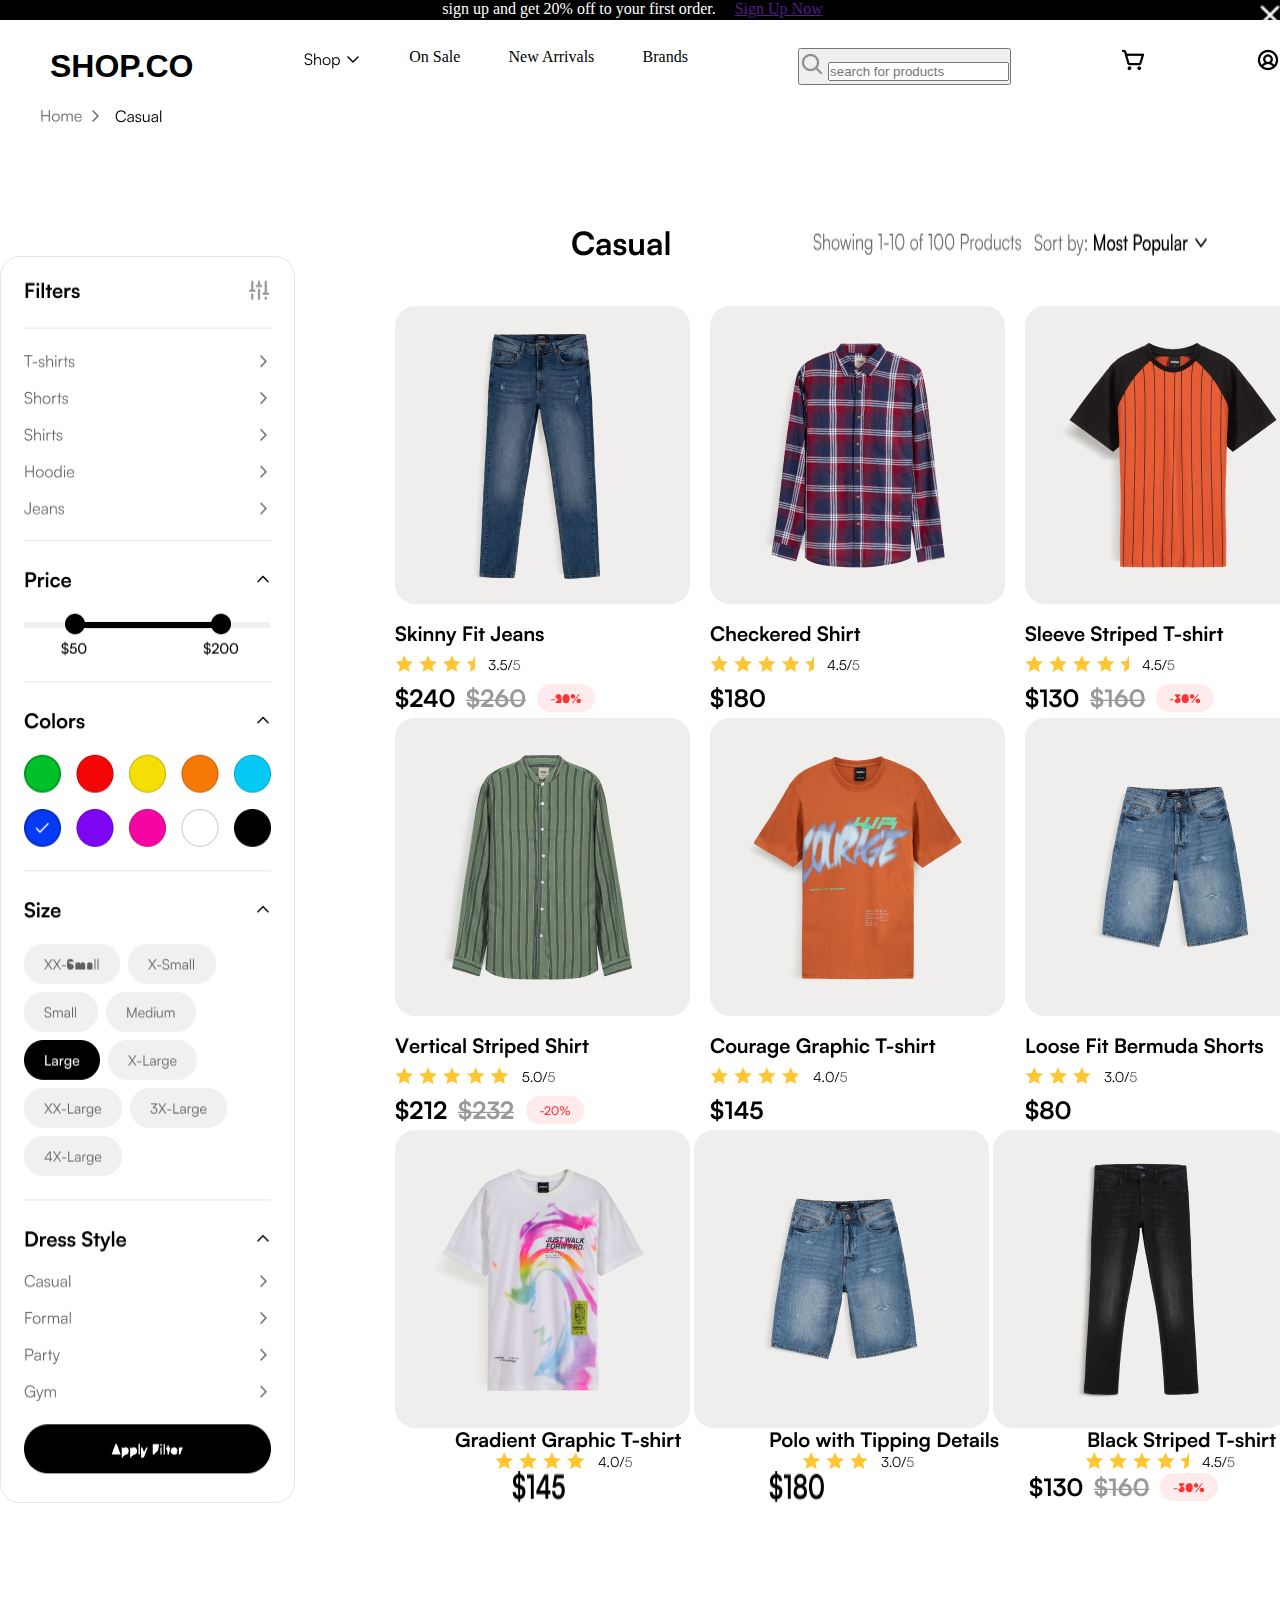
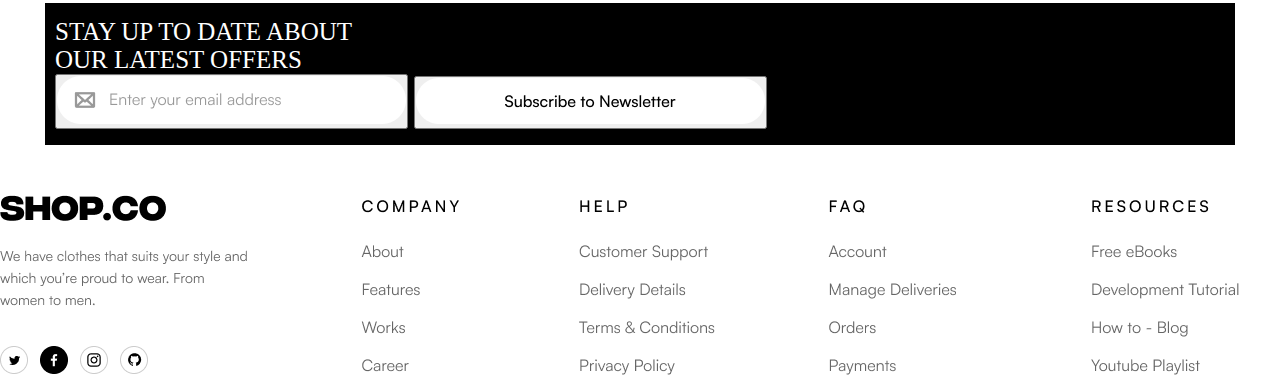
<file: casual.html>
<!DOCTYPE html>
<html lang="en">
<head>
    <meta charset="UTF-8">
    <meta name="viewport" content="width=device-width, initial-scale=1.0">
    <title>Document</title>
    <link rel="stylesheet" href="./styles/casual.css">
</head>
<body>
    <header>
        <div class="top-header">
            <p class="p-1">sign up and get 20% off to your first order. <a href="">Sign Up Now</a></p>
            <div class="close">
             <img src="./images/Vector (3).png" alt="">
            </div>
   
            <nav class="container">
               <div class="d-1">
                <h3 class="h-1">
                 SHOP.CO
                </h3>
                <ul class="ul-1">
               <li class="li-1"><a href=""><img src="./images/Frame 4.png" alt=""></a></li>
                <li>On Sale</li>
                <li>New Arrivals</li>
                <li>Brands</li>        
                </ul>
                <button class="search">
                   <img src="./images/twin search btn.png" alt="">
                   <input type="text" placeholder="search for products">
                </button>
                <div>
                   <img src="./images/Frame (2).png" alt="">
                </div>
                <div>
                   <img src="./images/Frame (3).png" alt="">
                </div>
               </div>
               <div class="frame-9">
                <img src="./images/Frame 9 (1).png" alt="">
               </div>
              <div class="casual-outfitts">
               <img src="./images/Casual (1).png" alt="">
               <img src="./images/Frame 67.png" alt="">
              </div>
            <div>
               <div class="framess">
                  <img src="./images/Frame 27.png" alt="">
                  <div class="fries">
                     <img src="./images/Group 9.png" alt="">
                     <img src="./images/Group 10.png" alt="">
                     <img src="./images/Frame 33.png" alt="">
                     <img src="./images/Frame 34.png" alt="">
                     <img src="./images/Frame 38.png" alt="">
                     <div class="stylzzz">
                        <img src="./images/Gradient Graphic T-shirt.png" alt="">
                        <img src="./images/Polo with Tipping Details.png" alt="">
                        <img src="./images/Black Striped T-shirt.png" alt="">
                     </div>
                     <div class="starxxx">
                        <img src="./images/Frame 39.png" alt="">
                     <img src="./images/Frame 40.png" alt="">
                     <img src="./images/Frame 41.png" alt="">
                     </div>
                     <div class="dollars-signs">
                        <img src="./images/$145 (2).png" alt="">
                        <img src="./images/$180.png" alt="">
                        <img src="./images/Frame 44.png" alt="">
                     </div>
                  </div>
               </div>
            </div>
            <div class="stay">
               <p>STAY UP TO DATE ABOUT <br>
                    OUR LATEST OFFERS</p>
           <div>
            <button class="subscribe"> <img src="./images/Frame 3.png" alt=""></button>
            <button class="enter"> <img src="./images/Frame 4 (1).png" alt=""></button>
           </div>
       </div>
       <div class="frameee">
          <img src="./images/Frame 52.png" alt="">
       </div>
            </nav>
    </header>
</body>
</html>
</file>
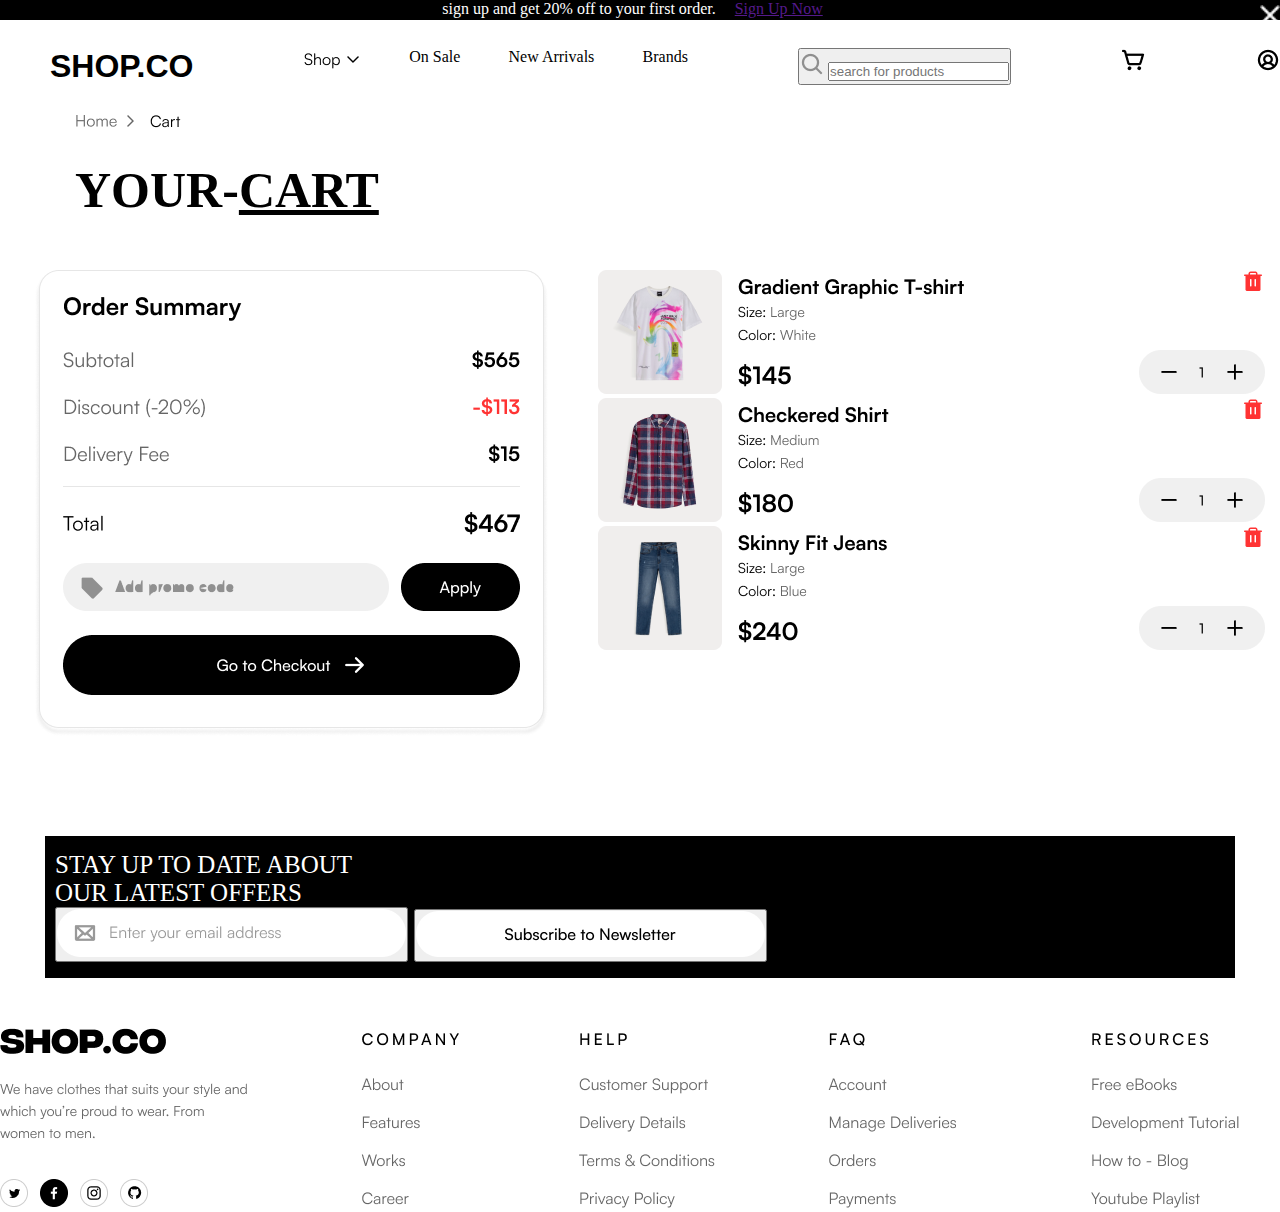
<file: chart.html>
<!DOCTYPE html>
<html lang="en">
<head>
    <meta charset="UTF-8">
    <meta name="viewport" content="width=device-width, initial-scale=1.0">
    <title>Document</title>
    <link rel="stylesheet" href="./styles/chart.css">
</head>
<body>
    <header>
        <div class="top-header">
         <p class="p-1">sign up and get 20% off to your first order. <a href="">Sign Up Now</a></p>
         <div class="close">
          <img src="./images/Vector (3).png" alt="">
         </div>

         <nav class="container">
            <div class="d-1">
             <h3 class="h-1">
              SHOP.CO
             </h3>
             <ul class="ul-1">
            <li class="li-1"><a href=""><img src="./images/Frame 4.png" alt=""></a></li>
             <li>On Sale</li>
             <li>New Arrivals</li>
             <li>Brands</li>        
             </ul>
             <button class="search">
                <img src="./images/twin search btn.png" alt="">
                <input type="text" placeholder="search for products">
             </button>
             <div>
                <img src="./images/Frame (2).png" alt="">
             </div>
             <div>
                <img src="./images/Frame (3).png" alt="">
             </div>
            </div>
            <section class="container-2">
                <div class="kkk">
                    <div class="kkkk">
                        <img src="./images/Frame 9.png" alt="">
                    </div>
                    <div class="ul-2">
                        <h1 class="ul-3">
                             YOUR- <u>CART</u>
                        </h1>
                    </div>
                </div>
                <div class="classs">
                    <img src="./images/Frame 90.png" alt="">
                    <img src="./images/Frame 91.png" alt="">
                    <img src="./images/Frame 92.png" alt="">
                </div>
            </div>
            <div class="class-1">
                <img src="./images/Frame 28 (1).png" alt="">
            </div>
        <div class="stay">
                <p>STAY UP TO DATE ABOUT <br>
                     OUR LATEST OFFERS</p>
            <div>
             <button class="subscribe"> <img src="./images/Frame 3.png" alt=""></button>
             <button class="enter"> <img src="./images/Frame 4 (1).png" alt=""></button>
            </div>
        </div>
        <div class="frameee">
           <img src="./images/Frame 52.png" alt="">
        </div>
            </section>
         </nav>
        </div>
    </header>
</body>
</html>
</file>
<file: styles/casual.css>
* {
    margin: 0;
    padding: 0;
    box-sizing: border-box;
}
.header .top-header {
    background-color: black;
    color: white;
    height: 10px;
    padding-right: 20px;
}
.top-header {
   position: relative;
   background-color: black;
   color: white;
   height: 20px;
}

.close {
    width: 20px;
    height: 10px;
    position: absolute;
    right: 0;
    top: 0;
}
.close img {
    width: 30px;
    color: white;
    padding-right: 10px;
    padding-top: 5px;
}
.p-1 {
    text-align: center;
    color: white;
}
.p-1 a {
    margin: 15px;
}
header nav {
    margin-top: 30px;
    border: none;
}
.d-1 {
    display: flex;
    justify-content: space-between;
    color: black;
    background-color: white;
    border: none;
}
.ul-1 {
    list-style: none;
    display: flex;
    justify-content: space-between;
    width: 30%;
    background-color: white;
    color: black;
    border: none;
}

.h-1 {
    text-transform: uppercase;
    font-size: 200%;
    font-family: Verdana, Geneva, Tahoma, sans-serif;
    padding-left: 50px;
    border: none;
}
.container-2 {
    margin-top: 25px;
    justify-content: space-between;
    display: flex;
    padding-left: 75px;
}
.ul-3 {
    text-transform: uppercase;
    font-size: 50px;
    
    display: flex;
    justify-content: space-around;
    text-align: center;
    padding-right: 60px;
    color: black;
    background-color: white;
    margin-top: 25px;

}
.frame-9 {
    margin-left: 40px;
    margin-top: 20px;
}
.casual-outfitts {
    margin-left: 500px;
    margin-top: 100px;
    display: flex;
    justify-content: space-around;
}
.framess {
    display: flex;
}
.fries {
    margin-left: 100px;
    margin-top: 50px;
}
.stylzzz {
    display: flex;
    margin-left: 15px;
    justify-content: space-around;
}
.starxxx {
    display: flex;
    margin-left: 15px;
    justify-content: space-around;
}
.dollars-signs {
    display: flex;
    margin-left: 15px;
    justify-content: space-around;
}
.stay {
    border: none;
    padding: 15px 10px;
    text-align: left;
    margin-top: 100px;
    background-color: black;
    color: white;
    font-size: 25px;
    margin-left: 45px;
    margin-right: 45px;
}
.button {
    margin-top: 50px;
    height: 30px;
    width: 60px;
    border: none;
    background-color: black;
}
.subscribe .enter {
    background-color: black;
    color: white;
    display: flex;
    justify-content: space-around;
    margin-right: 60px;
    margin-left: 50px;
}
.frameee {
    margin-top: 50px;
    height: 30px;
    width: 60px;
    border: none;
    background-color: white;
}
</file>
<file: styles/chart.css>
* {
    margin: 0;
    padding: 0;
    box-sizing: border-box;
}
.header .top-header {
    background-color: black;
    color: white;
    height: 10px;
    padding-right: 20px;
}
.top-header {
   position: relative;
   background-color: black;
   color: white;
   height: 20px;
}

.close {
    width: 20px;
    height: 10px;
    position: absolute;
    right: 0;
    top: 0;
}
.close img {
    width: 30px;
    color: white;
    padding-right: 10px;
    padding-top: 5px;
}
.p-1 {
    text-align: center;
    color: white;
}
.p-1 a {
    margin: 15px;
}
header nav {
    margin-top: 30px;
    border: none;
}
.d-1 {
    display: flex;
    justify-content: space-between;
    color: black;
    background-color: white;
    border: none;
}
.ul-1 {
    list-style: none;
    display: flex;
    justify-content: space-between;
    width: 30%;
    background-color: white;
    color: black;
    border: none;
}

.h-1 {
    text-transform: uppercase;
    font-size: 200%;
    font-family: Verdana, Geneva, Tahoma, sans-serif;
    padding-left: 50px;
    border: none;
}
.container-2 {
    margin-top: 25px;
    justify-content: space-between;
    display: flex;
    padding-left: 75px;
}
.ul-3 {
    text-transform: uppercase;
    font-size: 50px;
    
    display: flex;
    justify-content: space-around;
    text-align: center;
    padding-right: 60px;
    color: black;
    background-color: white;
    margin-top: 25px;

}
.classs {
   border: none;
   padding: 10px 15px;
   text-align: right;
   margin-top: 150px;
}
.class-1 {
    margin-top: 250px;
    display: flex;
    margin-left: 35px;
}
.stay {
    border: none;
    padding: 15px 10px;
    text-align: left;
    margin-top: 100px;
    background-color: black;
    color: white;
    font-size: 25px;
    margin-left: 45px;
    margin-right: 45px;
}
.button {
    margin-top: 50px;
    height: 30px;
    width: 60px;
    border: none;
    background-color: black;
}
.subscribe .enter {
    background-color: black;
    color: white;
    display: flex;
    justify-content: space-around;
    margin-right: 60px;
    margin-left: 50px;
}
.frameee {
    margin-top: 50px;
    height: 30px;
    width: 60px;
    border: none;
    background-color: white;
}
</file>
